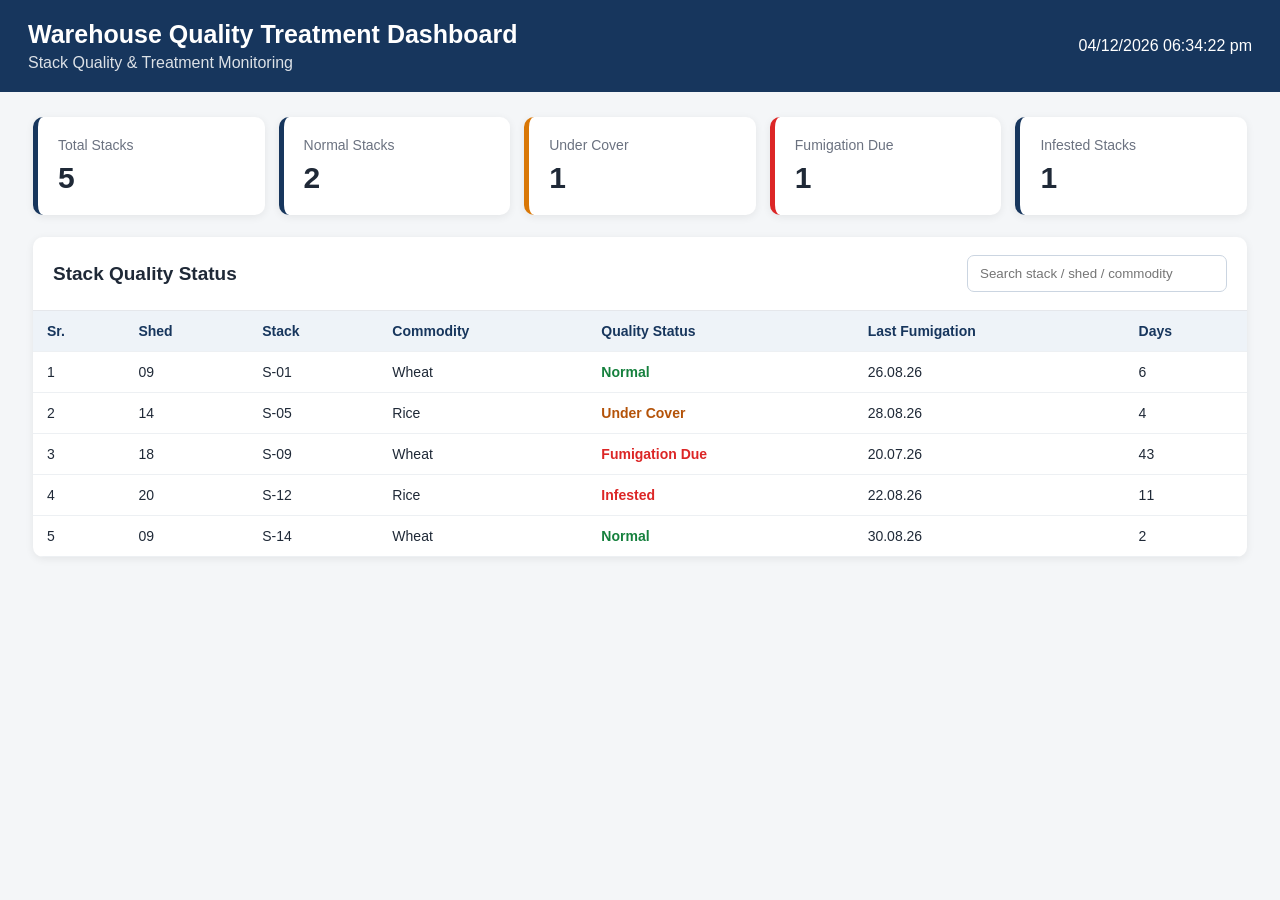
<file: index.html>
<!DOCTYPE html>
<html lang="en">
<head>
  <meta charset="UTF-8">
  <meta name="viewport" content="width=device-width, initial-scale=1.0">
  <title>Warehouse Quality Treatment Dashboard</title>
  <link rel="stylesheet" href="style.css">
</head>
<body>
  <header>
    <div>
      <h1>Warehouse Quality Treatment Dashboard</h1>
      <p>Stack Quality & Treatment Monitoring</p>
    </div>
    <div id="dateTime"></div>
  </header>

  <main>
    <section class="cards">
      <div class="card"><span>Total Stacks</span><strong id="totalStacks">0</strong></div>
      <div class="card"><span>Normal Stacks</span><strong id="normalStacks">0</strong></div>
      <div class="card warning"><span>Under Cover</span><strong id="underCover">0</strong></div>
      <div class="card danger"><span>Fumigation Due</span><strong id="fumigationDue">0</strong></div>
      <div class="card"><span>Infested Stacks</span><strong id="infestedStacks">0</strong></div>
    </section>

    <section class="panel">
      <div class="panel-head">
        <h2>Stack Quality Status</h2>
        <input id="search" type="search" placeholder="Search stack / shed / commodity">
      </div>
      <div class="table-wrap">
        <table>
          <thead>
            <tr>
              <th>Sr.</th><th>Shed</th><th>Stack</th><th>Commodity</th>
              <th>Quality Status</th><th>Last Fumigation</th><th>Days</th>
            </tr>
          </thead>
          <tbody id="stackTable"></tbody>
        </table>
      </div>
    </section>
  </main>

  <script src="script.js"></script>
</body>
</html>
</file>
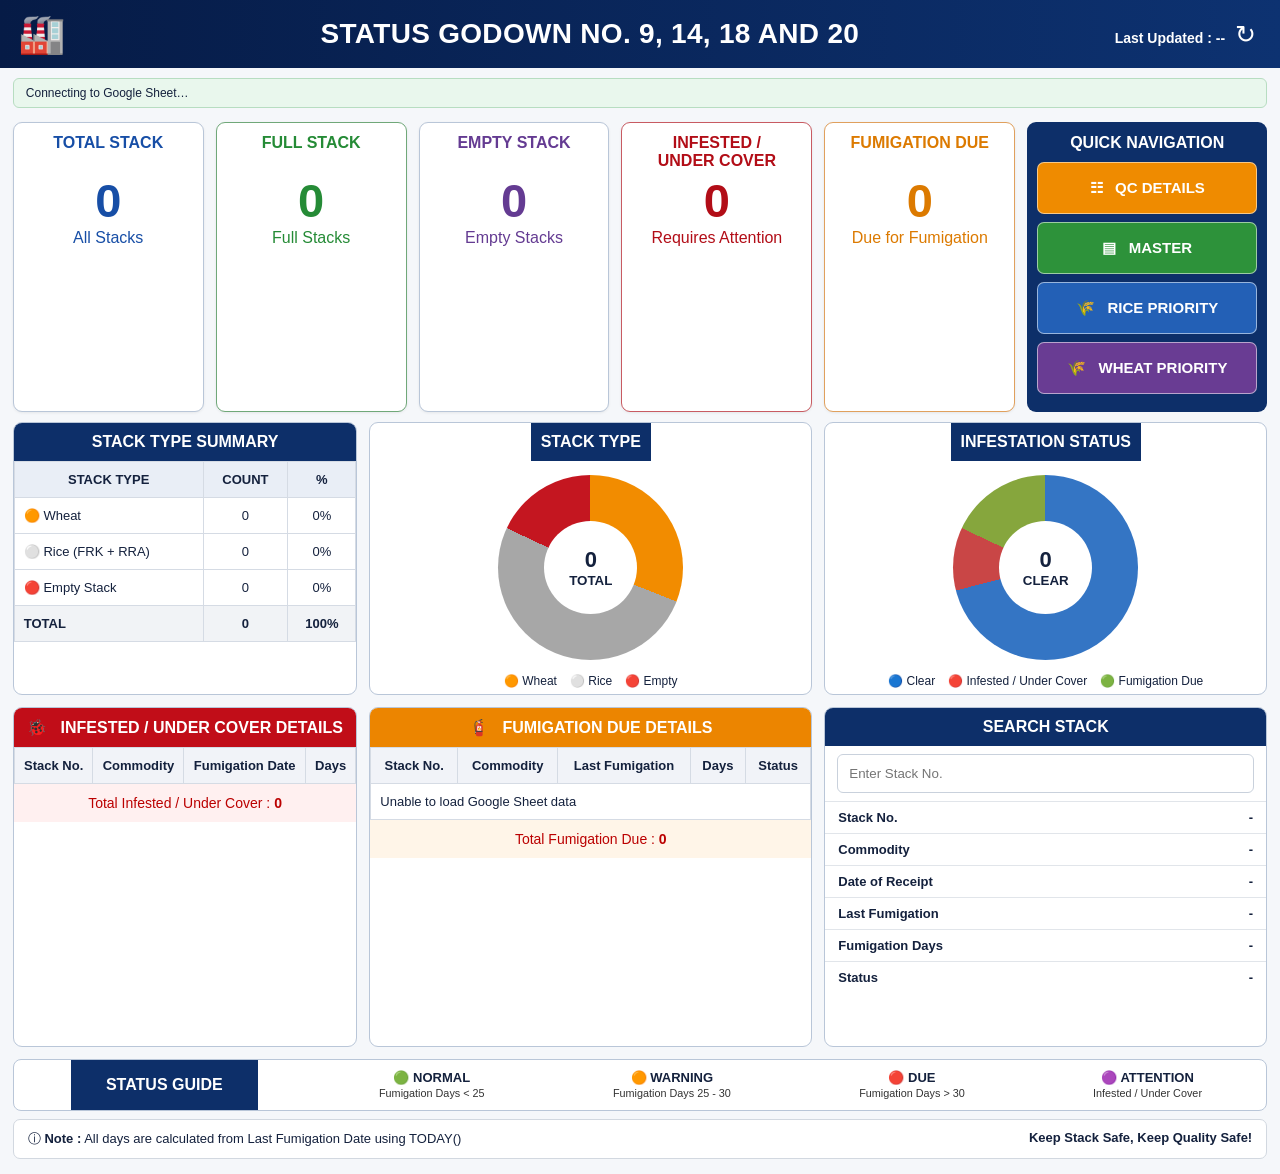
<file: Fumigation_Due_Last_Fumigation_30Days_FIXED.html>
<!doctype html>
<html lang="en">
<head>
<meta charset="utf-8">
<meta name="viewport" content="width=device-width,initial-scale=1">
<title>Status Godown No. 9, 14, 18 and 20</title>
<style>
*{box-sizing:border-box}body{margin:0;background:#f5f7fa;color:#14213d;font-family:Arial,Helvetica,sans-serif}.topbar{height:68px;background:linear-gradient(90deg,#061b46,#0d3271);color:#fff;display:flex;align-items:center;padding:8px 18px;gap:18px}.logo{font-size:38px}.headtitle{font-weight:800;font-size:28px;flex:1;text-align:center;letter-spacing:.3px}.updated{font-weight:700;font-size:14px;white-space:nowrap}.updated button{background:none;border:0;color:white;font-size:25px;cursor:pointer}.connection{margin:10px 1%;padding:7px 12px;background:#e9f7ed;border:1px solid #b7ddc1;border-radius:6px;font-size:12px}.connection.error{background:#ffe9e9;color:#a40000;border-color:#efaaaa}.top-grid{display:grid;grid-template-columns:repeat(5,1fr) 240px;gap:12px;padding:4px 1% 10px}.metric{background:white;border:1px solid #b9c6d8;border-radius:9px;text-align:center;padding:11px 6px;min-height:137px;box-shadow:0 1px 3px #0001}.metric .label{font-weight:800;font-size:16px;min-height:38px}.metric .big{font-size:47px;font-weight:800;line-height:1.05;margin:4px}.metric.blue{color:#174ea6}.metric.green{color:#258b36;border-color:#70a879}.metric.purple{color:#643b92}.metric.red{color:#b20d17;border-color:#c85b62}.metric.orange{color:#dc7a00;border-color:#e0a05d}.quick{background:#0d2f69;border-radius:9px;padding:10px;color:#fff}.quick h3{text-align:center;margin:2px 0 10px;font-size:16px}.q{display:block;color:white;text-decoration:none;font-weight:800;text-align:center;border-radius:7px;padding:16px 6px;margin:8px 0;border:1px solid #fff8;font-size:15px}.qc{background:#ef8b00}.master{background:#2d923a}.rice{background:#2360b6}.wheat{background:#693c93}.middle-grid,.details-grid{display:grid;grid-template-columns:1.05fr 1.35fr 1.35fr;gap:12px;padding:0 1% 12px}.panel,.detail,.searchbox{background:white;border:1px solid #b9c6d8;border-radius:9px;overflow:hidden;min-height:270px}.panel h2,.detail h2,.searchbox h2{margin:0;background:#0d2f69;color:#fff;padding:10px;text-align:center;font-size:16px}.summary table,.detail table{width:100%;border-collapse:collapse}.summary th,.summary td,.detail th,.detail td{padding:10px 9px;border:1px solid #d5dbe4;font-size:13px}.summary th{background:#e9eef6}.summary td:nth-child(2),.summary td:nth-child(3){text-align:center}.totalrow{font-weight:800;background:#f1f3f6}.donut{display:flex;flex-direction:column;align-items:center}.donut-chart{width:185px;height:185px;border-radius:50%;margin:14px 0 8px;background:conic-gradient(#f28c00 0 31%,#a7a7a7 31% 82%,#c41620 82% 100%);display:grid;place-items:center}.donut-chart>div{width:93px;height:93px;border-radius:50%;background:white;display:flex;flex-direction:column;align-items:center;justify-content:center}.donut-chart b{font-size:22px}.donut-chart small{font-weight:800}.statusdonut{background:conic-gradient(#3475c4 0 71%,#c94646 71% 82%,#86a63d 82% 100%)}.legend{display:flex;gap:13px;font-size:12px;flex-wrap:wrap;justify-content:center;padding:6px}.details-grid{align-items:stretch}.detail{min-height:340px}.redpanel h2{background:#c10d18}.orangepanel h2{background:#ec8500}.tablewrap{overflow:auto;max-height:260px}.detail th{background:#f1f3f8}.detail footer{text-align:center;padding:11px;background:#fff0f0;color:#b00;font-size:14px}.orangepanel footer{background:#fff5e8}.searchbox{padding-bottom:5px}.searchbox h2{margin-bottom:8px}.searchbox input{margin:0 12px 8px;width:calc(100% - 24px);padding:11px;border:1px solid #c9d1dc;border-radius:6px}.result{display:flex;justify-content:space-between;padding:8px 13px;border-top:1px solid #e1e5ea;font-size:13px}.result span{font-weight:700}.guide{margin:0 1% 8px;background:white;border:1px solid #b9c6d8;border-radius:8px;display:flex;align-items:center;justify-content:space-around;text-align:center;overflow:hidden}.guide>strong{background:#0d2f69;color:white;padding:16px 35px}.guide span{font-weight:800;font-size:13px;padding:7px}.guide small{font-weight:400;color:#333}.note{margin:0 1% 15px;padding:10px 14px;font-size:13px;background:white;border:1px solid #d2d8e0;border-radius:7px}.note b:last-child{float:right}@media(max-width:1100px){.top-grid{grid-template-columns:repeat(3,1fr)}.quick{grid-column:span 3}.middle-grid,.details-grid{grid-template-columns:1fr 1fr}.searchbox{grid-column:span 2}}@media(max-width:650px){.headtitle{font-size:17px}.updated{font-size:11px}.topbar{height:auto}.top-grid,.middle-grid,.details-grid{grid-template-columns:1fr}.quick,.searchbox{grid-column:auto}.guide{flex-wrap:wrap}.guide>strong{width:100%}.note b:last-child{float:none;display:block;margin-top:8px}}
</style>
</head>
<body>
<header class="topbar">
  <div class="logo">🏭</div>
  <div class="headtitle">STATUS GODOWN NO. 9, 14, 18 AND 20</div>
  <div class="updated">Last Updated : <span id="updated">--</span> <button onclick="loadData()" title="Refresh">↻</button></div>
</header>

<main>
  <div id="connection" class="connection">Connecting to Google Sheet…</div>

  <section class="top-grid">
    <div class="metric blue"><div class="label">TOTAL STACK</div><div class="big" id="total">0</div><div>All Stacks</div></div>
    <div class="metric green"><div class="label">FULL STACK</div><div class="big" id="full">0</div><div>Full Stacks</div></div>
    <div class="metric purple"><div class="label">EMPTY STACK</div><div class="big" id="empty">0</div><div>Empty Stacks</div></div>
    <div class="metric red"><div class="label">INFESTED /<br>UNDER COVER</div><div class="big" id="attention">0</div><div>Requires Attention</div></div>
    <div class="metric orange"><div class="label">FUMIGATION DUE</div><div class="big" id="fumDue">0</div><div>Due for Fumigation</div></div>

    <aside class="quick">
      <h3>QUICK NAVIGATION</h3>
      <a id="qcLink" target="_blank" class="q qc">☷ &nbsp; QC DETAILS</a>
      <a id="masterLink" target="_blank" class="q master">▤ &nbsp; MASTER</a>
      <a id="riceLink" target="_blank" class="q rice">🌾 &nbsp; RICE PRIORITY</a>
      <a id="wheatLink" target="_blank" class="q wheat">🌾 &nbsp; WHEAT PRIORITY</a>
    </aside>
  </section>

  <section class="middle-grid">
    <div class="summary panel">
      <h2>STACK TYPE SUMMARY</h2>
      <table><thead><tr><th>STACK TYPE</th><th>COUNT</th><th>%</th></tr></thead>
      <tbody>
        <tr><td>🟠 Wheat</td><td id="wheatCount">0</td><td id="wheatPct">0%</td></tr>
        <tr><td>⚪ Rice (FRK + RRA)</td><td id="riceCount">0</td><td id="ricePct">0%</td></tr>
        <tr><td>🔴 Empty Stack</td><td id="emptyCount">0</td><td id="emptyPct">0%</td></tr>
        <tr class="totalrow"><td>TOTAL</td><td id="sumCount">0</td><td>100%</td></tr>
      </tbody></table>
    </div>

    <div class="donut panel"><h2>STACK TYPE</h2><div class="donut-chart" id="stackDonut"><div><b id="donutTotal">0</b><small>TOTAL</small></div></div><div class="legend"><span>🟠 Wheat</span><span>⚪ Rice</span><span>🔴 Empty</span></div></div>

    <div class="donut panel"><h2>INFESTATION STATUS</h2><div class="donut-chart statusdonut" id="statusDonut"><div><b id="clearCount">0</b><small>CLEAR</small></div></div><div class="legend"><span>🔵 Clear</span><span>🔴 Infested / Under Cover</span><span>🟢 Fumigation Due</span></div></div>
  </section>

  <section class="details-grid">
    <div class="detail redpanel">
      <h2>🐞 &nbsp; INFESTED / UNDER COVER DETAILS</h2>
      <div class="tablewrap"><table><thead><tr><th>Stack No.</th><th>Commodity</th><th>Fumigation Date</th><th>Days</th></tr></thead><tbody id="attentionBody"></tbody></table></div>
      <footer>Total Infested / Under Cover : <b id="attentionTotal">0</b></footer>
    </div>

    <div class="detail orangepanel">
      <h2>🧯 &nbsp; FUMIGATION DUE DETAILS</h2>
      <div class="tablewrap"><table><thead><tr><th>Stack No.</th><th>Commodity</th><th>Last Fumigation</th><th>Days</th><th>Status</th></tr></thead><tbody id="dueBody"></tbody></table></div>
      <footer>Total Fumigation Due : <b id="dueTotal">0</b></footer>
    </div>

    <aside class="searchbox">
      <h2>SEARCH STACK</h2>
      <input id="search" placeholder="Enter Stack No.">
      <div class="result"><b>Stack No.</b><span id="sStack">-</span></div>
      <div class="result"><b>Commodity</b><span id="sCommodity">-</span></div>
      <div class="result"><b>Date of Receipt</b><span id="sReceipt">-</span></div>
      <div class="result"><b>Last Fumigation</b><span id="sLast">-</span></div>
      <div class="result"><b>Fumigation Days</b><span id="sDays">-</span></div>
      <div class="result"><b>Status</b><span id="sStatus">-</span></div>
    </aside>
  </section>

  <section class="guide"><strong>STATUS GUIDE</strong><span>🟢 NORMAL<br><small>Fumigation Days &lt; 25</small></span><span>🟠 WARNING<br><small>Fumigation Days 25 - 30</small></span><span>🔴 DUE<br><small>Fumigation Days &gt; 30</small></span><span>🟣 ATTENTION<br><small>Infested / Under Cover</small></span></section>
  <div class="note">ⓘ <b>Note :</b> All days are calculated from Last Fumigation Date using TODAY() &nbsp;&nbsp;&nbsp; <b>Keep Stack Safe, Keep Quality Safe!</b></div>
</main>
<script>
const SHEET_ID="1igJ0rzEp3txMDdhjwjrMB5V9BkJcyjt74g1xWh3YSHo";
const MASTER_SHEET="Master Stock";
const QC_SHEET="QC Tracker";
const REFRESH_MS=30000;
const masterUrl=`https://docs.google.com/spreadsheets/d/${SHEET_ID}/edit`;
["masterLink","qcLink","riceLink","wheatLink"].forEach(id=>{const e=document.getElementById(id);if(e)e.href=masterUrl});
let data=[],dueData=[];
const n=x=>String(x??"").toLowerCase().replace(/[^a-z0-9]+/g," ").trim();
const norm=n;
function parseDate(v){
  if(v===null||v===undefined||String(v).trim()==="") return null;
  v=String(v).trim();
  let m=v.match(/^(\d{1,2})[.\/-](\d{1,2})[.\/-](\d{2,4})$/);
  if(m){let y=+m[3];if(y<100)y+=2000;const d=new Date(y,+m[2]-1,+m[1]);return isNaN(d)?null:d}
  m=v.match(/^(\d{4})[.\/-](\d{1,2})[.\/-](\d{1,2})/);
  if(m){const d=new Date(+m[1],+m[2]-1,+m[3]);return isNaN(d)?null:d}
  const d=new Date(v);return isNaN(d)?null:d;
}
function days(v){const d=parseDate(v);return d?Math.max(0,Math.floor((Date.now()-d.getTime())/86400000)):""}
function find(headers,names){const H=headers.map(norm);for(const name of names){const q=norm(name),i=H.indexOf(q);if(i>=0)return i}for(const name of names){const q=norm(name),i=H.findIndex(h=>h.includes(q)||q.includes(h));if(i>=0)return i}return -1}
function val(r,i){return i>=0?String(r[i]??"").trim():""}
function fetchSheet(sheet){return new Promise((resolve,reject)=>{
  const cb="sheetCB_"+Date.now()+"_"+Math.random().toString(36).slice(2);
  const s=document.createElement("script");let done=false;
  const clean=()=>{try{delete window[cb]}catch(e){window[cb]=undefined}s.remove()};
  const timer=setTimeout(()=>{if(!done){done=true;clean();reject(Error("Google Sheet request timed out"))}},15000);
  window[cb]=obj=>{if(done)return;done=true;clearTimeout(timer);clean();resolve(obj)};
  s.onerror=()=>{if(!done){done=true;clearTimeout(timer);clean();reject(Error("Google Sheet request failed"))}};
  const q=encodeURIComponent("select *");
  s.src=`https://docs.google.com/spreadsheets/d/${SHEET_ID}/gviz/tq?sheet=${encodeURIComponent(sheet)}&headers=1&tqx=out:json%3BresponseHandler:${cb}&tq=${q}&_=${Date.now()}`;
  document.head.appendChild(s);
})}
function records(j){
  const headers=(j.table?.cols||[]).map(c=>c.label||c.id||"");
  const rows=(j.table?.rows||[]).map(x=>(x.c||[]).map(c=>c?(c.f??c.v??""):""));
  return {headers,rows};
}
function makeMaster(j){
  const {headers,rows}=records(j);
  const ix={shed:find(headers,["Shed No.","Shed"]),stack:find(headers,["Stack No.","Stack"]),comm:find(headers,["Commodity / Crop Year","Commodity","Crop Year"]),receipt:find(headers,["Receipt Date","RDate of receipt","Date of Receipt"]),status:find(headers,["Status","QC Status"]),fum:find(headers,["Fumigation Date","Fumigation"]),last:find(headers,["LAST FUMIGATION","Last Fumigation Date","Last Fumigation"]),remarks:find(headers,["QC Remarks","Remarks"]),cover:find(headers,["UnderCover_Flag","Under Cover","UnderCover"]),due:find(headers,["FumigationDue_>30D_Flag","Fumigation Due","FumigationDue","DegassingDue_Flag","Degassing Due"]),qty:find(headers,["Qty (MT)","Qty","Quantity"]),cat:find(headers,["Cat","Category"])};
  return rows.filter(r=>r.some(x=>String(x).trim()!=="")).map(r=>{
    const st=val(r,ix.status),rm=val(r,ix.remarks),cv=val(r,ix.cover);
    const cover=/under\s*cover|covered|yes|true|1/.test(norm(cv))||/under\s*cover/.test(norm(st));
    const inf=/infest/.test(norm(st))||/infest/.test(norm(rm));
    const empty=/empty/.test(norm(st))||/empty/.test(norm(rm));
    return {shed:val(r,ix.shed),stack:val(r,ix.stack),comm:val(r,ix.comm),receipt:val(r,ix.receipt),status:st,fum:val(r,ix.fum),last:val(r,ix.last),days:days(val(r,ix.last)),remarks:rm,cover,inf,empty,qty:val(r,ix.qty),cat:val(r,ix.cat)};
  });
}
function makeDue(j){
  const {headers,rows}=records(j);
  const ix={shed:find(headers,["Shed No.","Shed"]),stack:find(headers,["Stack No.","Stack"]),comm:find(headers,["Commodity / Crop Year","Commodity","Crop Year"]),last:find(headers,["LAST FUMIGATION","Last Fumigation Date","Last Fumigation"]),period:find(headers,["Fumigation Period","Days Since Last Fumigation"])};
  return rows.filter(r=>r.some(x=>String(x).trim()!=="")).map(r=>{
    const last=val(r,ix.last);
    const dy=days(last);
    return {shed:val(r,ix.shed),stack:val(r,ix.stack),comm:val(r,ix.comm),last,days:dy};
  }).filter(x=>x.last!=="" && x.days!=="" && x.days>=30);
}
function esc(x){return String(x??"").replaceAll("&","&amp;").replaceAll("<","&lt;").replaceAll(">","&gt;")}
function pct(x,t){return t?((x/t)*100).toFixed(2)+"%":"0%"}
function render(){
  const total=data.length,empty=data.filter(x=>x.empty||(!x.comm&&!x.stack)).length;
  const wheat=data.filter(x=>/wheat/.test(n(x.comm))).length;
  const rice=data.filter(x=>/rice|frk|rra/.test(n(x.comm))&&!/wheat/.test(n(x.comm))).length;
  const att=data.filter(x=>x.inf||x.cover), due=dueData, full=Math.max(0,total-empty);
  const set=(id,v)=>{const e=document.getElementById(id);if(e)e.textContent=v};
  set("total",total);set("full",full);set("empty",empty);set("attention",att.length);set("fumDue",due.length);set("wheatCount",wheat);set("riceCount",rice);set("emptyCount",empty);set("wheatPct",pct(wheat,total));set("ricePct",pct(rice,total));set("emptyPct",pct(empty,total));set("sumCount",total);set("donutTotal",total);set("clearCount",Math.max(0,total-att.length-due.length));set("attentionTotal",att.length);set("dueTotal",due.length);set("updated",new Date().toLocaleString());
  const ab=document.getElementById("attentionBody"),db=document.getElementById("dueBody");
  if(ab)ab.innerHTML=att.length?att.map(x=>`<tr><td>${esc(x.stack)}</td><td>${esc(x.comm)}</td><td>${esc(x.fum)}</td><td>${esc(x.days)}</td></tr>`).join(""):`<tr><td colspan="4">No stacks found</td></tr>`;
  if(db)db.innerHTML=due.length?due.map(x=>`<tr><td>${esc(x.stack)}</td><td>${esc(x.comm)}</td><td>${esc(x.last)}</td><td>${esc(x.days)}</td><td><b>DUE (≥30 Days)</b></td></tr>`).join(""):`<tr><td colspan="5">No stacks found</td></tr>`;
}
async function loadData(){
  try{const [m,q]=await Promise.all([fetchSheet(MASTER_SHEET),fetchSheet(QC_SHEET)]);data=makeMaster(m);dueData=makeDue(q);render();}
  catch(e){console.error(e);const db=document.getElementById("dueBody");if(db)db.innerHTML=`<tr><td colspan="5">Unable to load Google Sheet data</td></tr>`;}
}
const search=document.getElementById("search");
if(search)search.addEventListener("input",function(){const q=n(this.value),x=data.find(r=>n(r.stack)===q||n(r.stack).includes(q))||dueData.find(r=>n(r.stack)===q||n(r.stack).includes(q));["sStack","sCommodity","sReceipt","sLast","sDays","sStatus"].forEach((id,i)=>{const e=document.getElementById(id);if(e)e.textContent=x?[x.stack,x.comm,x.receipt||"",x.last,x.days,x.status||""][i]||"-":"-"})});
loadData();setInterval(loadData,REFRESH_MS);
</script>
</body>
</html>
</file>
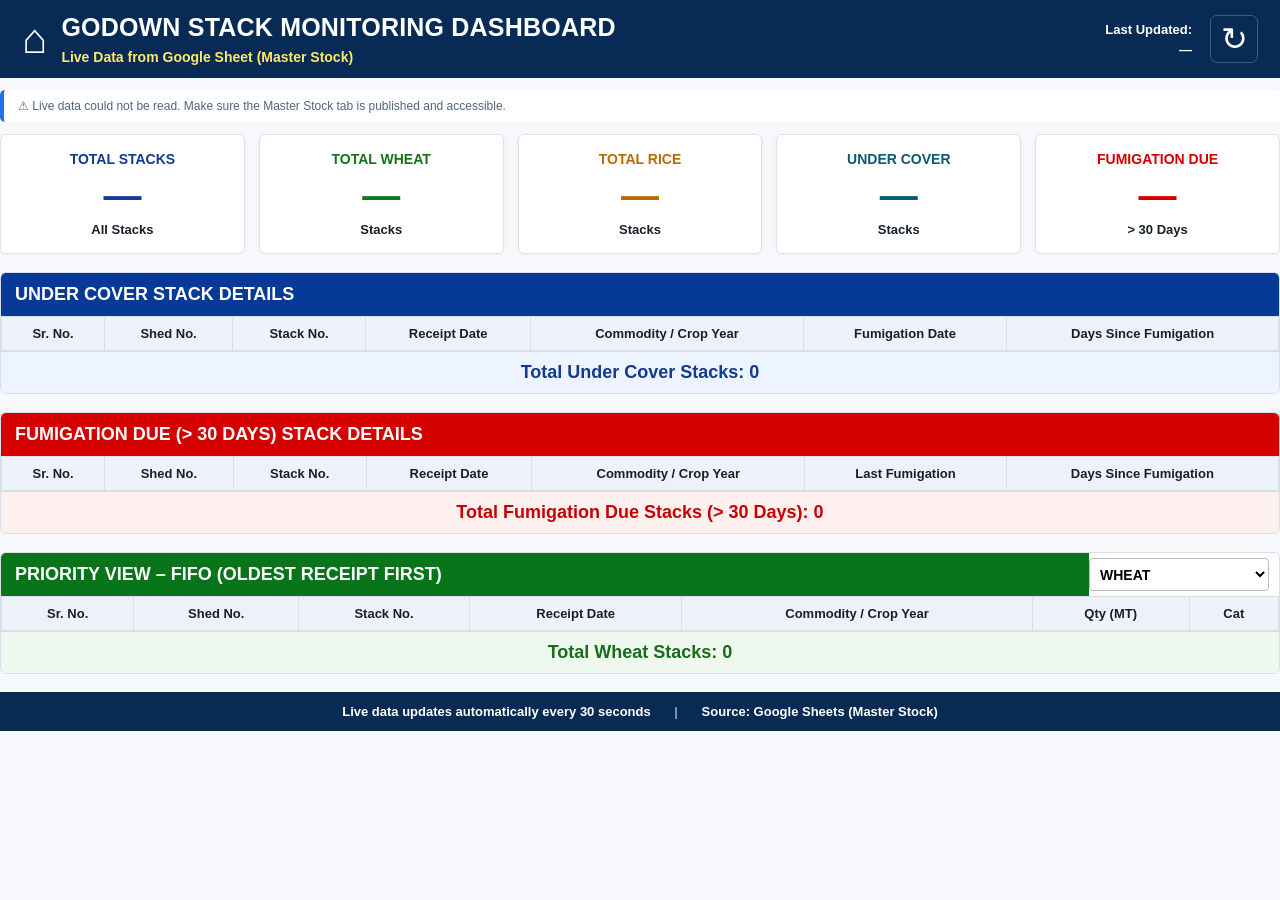
<file: index_fixed.html>
<!doctype html>
<html lang="en">
<head>
<meta charset="utf-8"><meta name="viewport" content="width=device-width,initial-scale=1">
<title>Godown Stack Monitoring Dashboard</title>
<style>
*{box-sizing:border-box}body{margin:0;font-family:Arial,Helvetica,sans-serif;background:#f6f8fb;color:#17202a}.topbar{background:#082b55;color:#fff;min-height:78px;padding:13px 22px;display:flex;align-items:center;justify-content:space-between;gap:18px}.brand{display:flex;align-items:center;gap:14px}.brand-icon{font-size:42px;line-height:1}.topbar h1{margin:0;font-size:25px;letter-spacing:.2px}.subtitle{margin-top:7px;color:#ffe86b;font-weight:700;font-size:14px}.head-right{display:flex;align-items:center;gap:18px;text-align:right;font-size:13px}.head-right span{display:block;margin-top:5px;font-weight:700}.refresh{width:48px;height:48px;border:1px solid #2f6190;border-radius:7px;background:transparent;color:#fff;font-size:32px;cursor:pointer}.status{max-width:1500px;margin:12px auto 0;padding:9px 14px;background:#fff;border-left:4px solid #1a73e8;border-radius:5px;color:#52657d;font-size:12px}.cards{max-width:1500px;margin:12px auto 18px;display:grid;grid-template-columns:repeat(5,1fr);gap:14px}.card{background:#fff;border:1px solid #dbe3ec;border-radius:6px;padding:16px;text-align:center;box-shadow:0 1px 4px #0000000b}.card .label{font-weight:800;font-size:14px}.card .value{font-size:38px;font-weight:800;margin:8px 0 4px}.card>div:last-child{font-weight:700;font-size:13px}.blue .label{color:#123a91}.blue .value{color:#123a91}.green .label,.green .value{color:#15731c}.orange .label,.orange .value{color:#b86b00}.teal .label,.teal .value{color:#0b5a70}.red .label,.red .value{color:#d40000}.panel{max-width:1500px;margin:0 auto 18px;background:#fff;border-radius:6px;border:1px solid #d7e0ea;overflow:hidden}.section-title{color:#fff;font-size:18px;font-weight:800;padding:11px 14px}.blue-title{background:#073a96}.red-title{background:#d50000}.green-title{background:#08751a}.section-head{display:flex;align-items:stretch}.section-head .section-title{flex:1}.section-head select{margin:5px 10px 5px 0;min-width:180px;font-size:14px;font-weight:800;border:1px solid #bbb;border-radius:4px;padding:6px;background:#fff}.table-wrap{overflow:auto}.table-wrap table{width:100%;border-collapse:collapse;min-width:820px;font-size:13px}.table-wrap th{background:#edf2f8;padding:9px 10px;border:1px solid #d7dfe8;font-weight:800;white-space:nowrap}.table-wrap td{padding:9px 10px;border:1px solid #e0e5eb;text-align:center;white-space:nowrap}.table-wrap tbody tr:nth-child(even){background:#fafcff}.table-wrap tbody tr:hover{background:#eef5ff}.total-line{text-align:center;padding:10px;font-size:18px;font-weight:700;border-top:1px solid #d5deea}.blue-total{background:#eef4ff;color:#123a91}.red-total{background:#fff0f0;color:#c60000}.green-total{background:#eff8ef;color:#176d1d}.empty{padding:22px!important;color:#7b8794}.danger{color:#c40000;font-weight:800}.ok{color:#15731c;font-weight:800}footer{background:#082b55;color:#fff;text-align:center;padding:12px;font-weight:700;font-size:13px}footer span{margin:0 20px;color:#8ea6c1}@media(max-width:1000px){.cards{grid-template-columns:repeat(2,1fr);padding:0 10px}.topbar{align-items:flex-start}.head-right{font-size:11px}.topbar h1{font-size:18px}.status,.panel{margin-left:10px;margin-right:10px}}@media(max-width:560px){.cards{grid-template-columns:1fr 1fr;gap:8px}.card{padding:11px 5px}.card .value{font-size:29px}.topbar{padding:12px}.brand-icon{font-size:30px}.subtitle{font-size:11px}.section-title{font-size:14px}.section-head select{min-width:120px}.head-right{display:none}}

</style>
</head>
<body>
<header class="topbar">
  <div class="brand"><div class="brand-icon">⌂</div><div><h1>GODOWN STACK MONITORING DASHBOARD</h1><div class="subtitle">Live Data from Google Sheet (Master Stock)</div></div></div>
  <div class="head-right"><div><b>Last Updated:</b><span id="updated">—</span></div><button class="refresh" onclick="loadData()" title="Refresh">↻</button></div>
</header>
<main>
  <div id="status" class="status">Connecting to Google Sheet…</div>
  <div class="cards">
    <div class="card blue"><div class="label">TOTAL STACKS</div><div class="value" id="total">—</div><div>All Stacks</div></div>
    <div class="card green"><div class="label">TOTAL WHEAT</div><div class="value" id="wheat">—</div><div>Stacks</div></div>
    <div class="card orange"><div class="label">TOTAL RICE</div><div class="value" id="rice">—</div><div>Stacks</div></div>
    <div class="card teal"><div class="label">UNDER COVER</div><div class="value" id="underCount">—</div><div>Stacks</div></div>
    <div class="card red"><div class="label">FUMIGATION DUE</div><div class="value" id="fumCount">—</div><div>&gt; 30 Days</div></div>
  </div>

  <section class="panel under-panel">
    <div class="section-title blue-title">UNDER COVER STACK DETAILS</div>
    <div class="table-wrap"><table><thead><tr><th>Sr. No.</th><th>Shed No.</th><th>Stack No.</th><th>Receipt Date</th><th>Commodity / Crop Year</th><th>Fumigation Date</th><th>Days Since Fumigation</th></tr></thead><tbody id="underBody"></tbody></table></div>
    <div class="total-line blue-total">Total Under Cover Stacks: <b id="underTotal">0</b></div>
  </section>

  <section class="panel fum-panel">
    <div class="section-title red-title">FUMIGATION DUE (&gt; 30 DAYS) STACK DETAILS</div>
    <div class="table-wrap"><table><thead><tr><th>Sr. No.</th><th>Shed No.</th><th>Stack No.</th><th>Receipt Date</th><th>Commodity / Crop Year</th><th>Last Fumigation</th><th>Days Since Fumigation</th></tr></thead><tbody id="fumBody"></tbody></table></div>
    <div class="total-line red-total">Total Fumigation Due Stacks (&gt; 30 Days): <b id="fumTotal">0</b></div>
  </section>

  <section class="panel priority-panel">
    <div class="section-head"><div class="section-title green-title">PRIORITY VIEW – FIFO (OLDEST RECEIPT FIRST)</div><select id="priorityFilter" onchange="renderPriority()"><option value="wheat">WHEAT</option><option value="rice">RICE / FRK RRA</option><option value="all">ALL</option></select></div>
    <div class="table-wrap"><table><thead><tr><th>Sr. No.</th><th>Shed No.</th><th>Stack No.</th><th>Receipt Date</th><th>Commodity / Crop Year</th><th>Qty (MT)</th><th>Cat</th></tr></thead><tbody id="priorityBody"></tbody></table></div>
    <div class="total-line green-total" id="priorityTotal">Total Wheat Stacks: <b>0</b></div>
  </section>
</main>
<footer>Live data updates automatically every 30 seconds <span>|</span> Source: Google Sheets (Master Stock)</footer>
<script>
const SHEET_ID='1igJ0rzEp3txMDdhjwjrMB5V9BkJcyjt74g1xWh3YSHo';
const SHEET_NAME='Master Stock';
let rows=[];
const $=id=>document.getElementById(id);
function esc(x){return String(x??'').replace(/[&<>"']/g,m=>({'&':'&amp;','<':'&lt;','>':'&gt;','"':'&quot;',"'":'&#39;'}[m]))}
function val(r,...names){for(const n of names){if(r[n]!==undefined&&r[n]!==null&&String(r[n]).trim()!=='')return String(r[n]).trim()}return ''}
function num(x){const n=parseFloat(String(x??'').replace(/,/g,''));return Number.isFinite(n)?n:0}
function isTrue(x){return /^(true|yes|y|1|under\s*cover|due|required|yes\s*\(?.*\)?)$/i.test(String(x).trim())}
function commodity(r){return val(r,'Commodity / Crop Year','Commodity/Crop Year','Commodity','Crop Year')}
function isRice(r){return /rice|frk|rra/i.test(commodity(r))}
function receipt(r){return val(r,'Receipt Date','RDate of Receipt','RDate')}
function parseDate(s){
  if(s===null||s===undefined||String(s).trim()==='')return null;
  if(s instanceof Date&&!isNaN(s))return s;
  let x=String(s).trim();
  // Google Visualization can return dates as Date(2026,7,15)
  let gm=x.match(/^Date\((\d{4})\s*,\s*(\d{1,2})\s*,\s*(\d{1,2})/i);
  if(gm)return new Date(+gm[1],+gm[2],+gm[3]);
  // dd.mm.yy / dd-mm-yyyy / dd/mm/yyyy
  let m=x.match(/^(\d{1,2})[.\/-](\d{1,2})[.\/-](\d{2,4})$/);
  if(m){let y=+m[3];if(y<100)y+=2000;return new Date(y,+m[2]-1,+m[1])}
  // yyyy-mm-dd / yyyy/mm/dd
  let ymd=x.match(/^(\d{4})[\/-](\d{1,2})[\/-](\d{1,2})/);
  if(ymd)return new Date(+ymd[1],+ymd[2]-1,+ymd[3]);
  let d=new Date(x);return isNaN(d)?null:d;
}
function dateKey(s){const d=parseDate(s);return d?d.getTime():Infinity}
function daysSince(s){const d=parseDate(s);if(!d)return '';const now=new Date();const a=new Date(d.getFullYear(),d.getMonth(),d.getDate());const b=new Date(now.getFullYear(),now.getMonth(),now.getDate());return Math.max(0,Math.floor((b-a)/86400000))}
function fumDate(r){return val(r,'Fumigation Date','FumigationDate','Fumigation Date ')}
function lastFum(r){return val(r,'LAST FUMIGATION','Last Fumigation','Last Fumigation Date') || fumDate(r)}
function fumigationBaseDate(r){
  // If a last/current fumigation date exists, count from it.
  // If no fumigation has ever been entered, count from receipt date.
  return lastFum(r) || receipt(r);
}
function fumigationDays(r){return daysSince(fumigationBaseDate(r));}
function isFumigationDue(r){
  const flag=val(r,'FumigationDue_>30D_Flag','Fumigation Due','FumigationDue','Fumigation Due Flag');
  if(isTrue(flag) || /due|required|30\s*days?/i.test(String(flag))) return true;
  const d=parseDate(fumigationBaseDate(r));
  if(!d) return false;
  return fumigationDays(r)>=30;
}
function rowEmpty(cols){return `<tr><td colspan="${cols}" class="empty">No matching stack found.</td></tr>`}
async function loadData(){
  $('status').textContent='Connecting to Google Sheet…';
  try{
    const u=`https://docs.google.com/spreadsheets/d/${SHEET_ID}/gviz/tq?tqx=out:json&sheet=${encodeURIComponent(SHEET_NAME)}`;
    const t=await fetch(u,{cache:'no-store'}).then(r=>{if(!r.ok)throw Error('HTTP '+r.status);return r.text()});
    const m=t.match(/google\.visualization\.Query\.setResponse\((.*)\);?$/s);if(!m)throw Error('Invalid Google response');
    const j=JSON.parse(m[1]);const cols=j.table.cols.map(c=>(c.label||'').trim());
    rows=j.table.rows.map(rr=>{const o={};cols.forEach((c,i)=>o[c]=rr.c[i]?((rr.c[i].f??rr.c[i].v)??''):'');return o})
      .filter(r=>val(r,'Stack No.','Stack No') && num(val(r,'Qty (MT)','Qty','Quantity'))>0);
    $('status').textContent=`✓ Live data connected • ${rows.length} active stacks`;
    $('updated').textContent=new Date().toLocaleString('en-IN',{dateStyle:'short',timeStyle:'medium'});
    renderAll();
  }catch(e){console.error(e);$('status').textContent='⚠ Live data could not be read. Make sure the Master Stock tab is published and accessible.';}
}
function renderAll(){
  const under=rows.filter(r=>isTrue(val(r,'UnderCover_Flag','Under Cover','UnderCover')));
  const fum=rows.filter(isFumigationDue);
  $('total').textContent=rows.length;$('wheat').textContent=rows.filter(r=>!isRice(r)).length;$('rice').textContent=rows.filter(isRice).length;
  $('underCount').textContent=under.length;$('fumCount').textContent=fum.length;$('underTotal').textContent=under.length;$('fumTotal').textContent=fum.length;
  renderUnder(under);renderFum(fum);renderPriority();
}
function renderUnder(a=rows.filter(r=>isTrue(val(r,'UnderCover_Flag','Under Cover','UnderCover')))){
  $('underBody').innerHTML=a.length?a.map((r,i)=>`<tr><td>${esc(i+1)}</td><td>${esc(val(r,'Shed No.','Shed No'))}</td><td><b>${esc(val(r,'Stack No.','Stack No'))}</b></td><td>${esc(receipt(r))}</td><td>${esc(commodity(r))}</td><td>${esc(fumDate(r))}</td><td>${daysSince(fumDate(r))}</td></tr>`).join(''):rowEmpty(7);
}
function renderFum(a=rows.filter(isFumigationDue)){
  $('fumBody').innerHTML=a.length?a.map((r,i)=>`<tr><td>${esc(i+1)}</td><td>${esc(val(r,'Shed No.','Shed No'))}</td><td><b>${esc(val(r,'Stack No.','Stack No'))}</b></td><td>${esc(receipt(r))}</td><td>${esc(commodity(r))}</td><td>${esc(lastFum(r) || receipt(r))}</td><td class="danger">${fumigationDays(r)}</td></tr>`).join(''):rowEmpty(7);
}
function renderPriority(){
  const filter=$('priorityFilter').value;let a=rows.slice().sort((x,y)=>dateKey(receipt(x))-dateKey(receipt(y)));
  if(filter==='wheat')a=a.filter(r=>!isRice(r));if(filter==='rice')a=a.filter(isRice);
  $('priorityBody').innerHTML=a.length?a.map((r,i)=>`<tr><td>${i+1}</td><td>${esc(val(r,'Shed No.','Shed No'))}</td><td><b>${esc(val(r,'Stack No.','Stack No'))}</b></td><td>${esc(receipt(r))}</td><td>${esc(commodity(r))}</td><td>${esc(val(r,'Qty (MT)','Qty','Quantity'))}</td><td>${esc(val(r,'Cat','Category'))}</td></tr>`).join(''):rowEmpty(7);
  const name=filter==='rice'?'Rice / FRK RRA':filter==='all'?'All':'Wheat';$('priorityTotal').innerHTML=`Total ${name} Stacks: <b>${a.length}</b>`;
}
loadData();setInterval(loadData,30000);

</script>
</body></html>
</file>
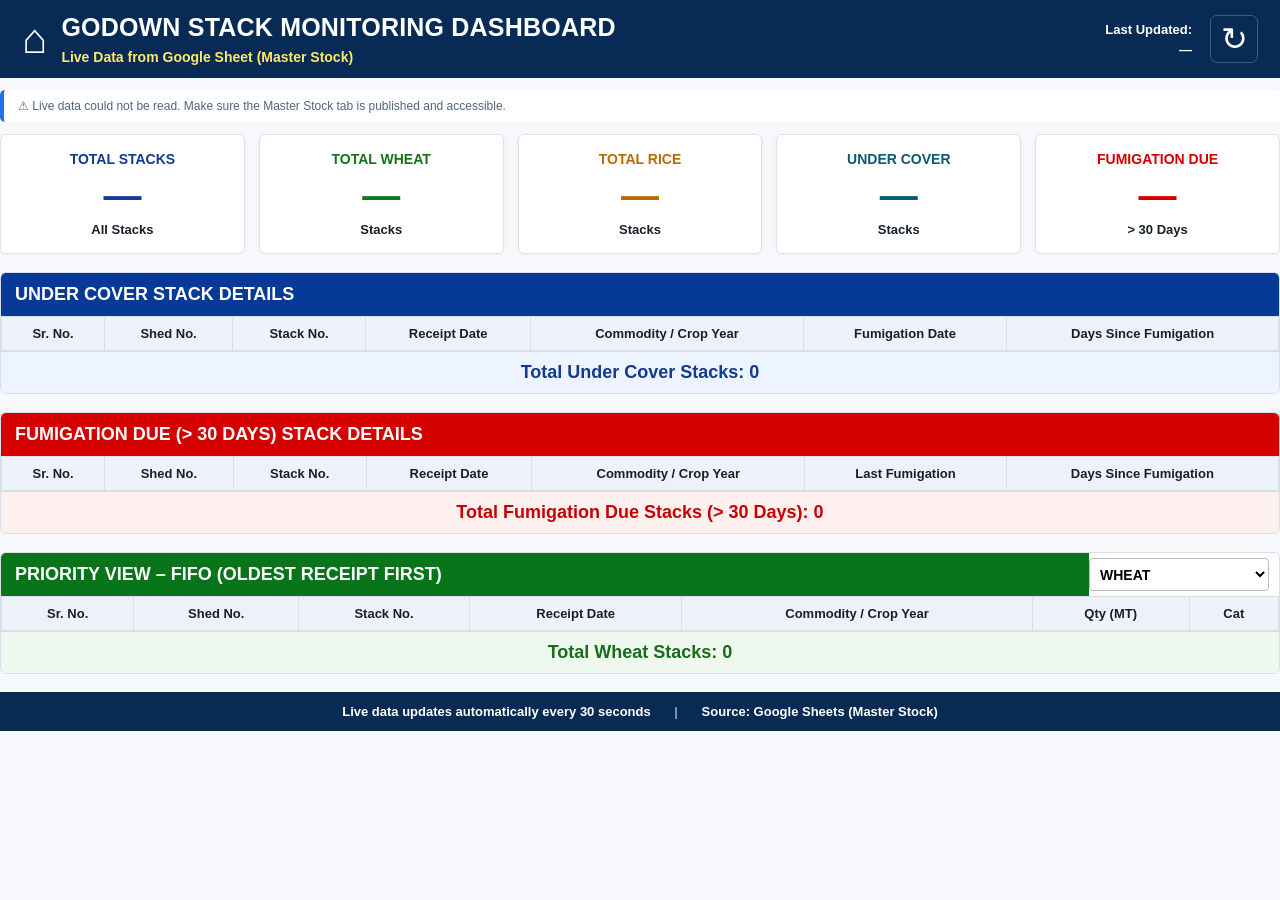
<file: Warehouse_QC_FINAL_SINGLE_LIVE.html>
<!doctype html>
<html lang="en">
<head>
<meta charset="utf-8"><meta name="viewport" content="width=device-width,initial-scale=1">
<title>Godown Stack Monitoring Dashboard</title>
<style>
*{box-sizing:border-box}body{margin:0;font-family:Arial,Helvetica,sans-serif;background:#f6f8fb;color:#17202a}.topbar{background:#082b55;color:#fff;min-height:78px;padding:13px 22px;display:flex;align-items:center;justify-content:space-between;gap:18px}.brand{display:flex;align-items:center;gap:14px}.brand-icon{font-size:42px;line-height:1}.topbar h1{margin:0;font-size:25px;letter-spacing:.2px}.subtitle{margin-top:7px;color:#ffe86b;font-weight:700;font-size:14px}.head-right{display:flex;align-items:center;gap:18px;text-align:right;font-size:13px}.head-right span{display:block;margin-top:5px;font-weight:700}.refresh{width:48px;height:48px;border:1px solid #2f6190;border-radius:7px;background:transparent;color:#fff;font-size:32px;cursor:pointer}.status{max-width:1500px;margin:12px auto 0;padding:9px 14px;background:#fff;border-left:4px solid #1a73e8;border-radius:5px;color:#52657d;font-size:12px}.cards{max-width:1500px;margin:12px auto 18px;display:grid;grid-template-columns:repeat(5,1fr);gap:14px}.card{background:#fff;border:1px solid #dbe3ec;border-radius:6px;padding:16px;text-align:center;box-shadow:0 1px 4px #0000000b}.card .label{font-weight:800;font-size:14px}.card .value{font-size:38px;font-weight:800;margin:8px 0 4px}.card>div:last-child{font-weight:700;font-size:13px}.blue .label{color:#123a91}.blue .value{color:#123a91}.green .label,.green .value{color:#15731c}.orange .label,.orange .value{color:#b86b00}.teal .label,.teal .value{color:#0b5a70}.red .label,.red .value{color:#d40000}.panel{max-width:1500px;margin:0 auto 18px;background:#fff;border-radius:6px;border:1px solid #d7e0ea;overflow:hidden}.section-title{color:#fff;font-size:18px;font-weight:800;padding:11px 14px}.blue-title{background:#073a96}.red-title{background:#d50000}.green-title{background:#08751a}.section-head{display:flex;align-items:stretch}.section-head .section-title{flex:1}.section-head select{margin:5px 10px 5px 0;min-width:180px;font-size:14px;font-weight:800;border:1px solid #bbb;border-radius:4px;padding:6px;background:#fff}.table-wrap{overflow:auto}.table-wrap table{width:100%;border-collapse:collapse;min-width:820px;font-size:13px}.table-wrap th{background:#edf2f8;padding:9px 10px;border:1px solid #d7dfe8;font-weight:800;white-space:nowrap}.table-wrap td{padding:9px 10px;border:1px solid #e0e5eb;text-align:center;white-space:nowrap}.table-wrap tbody tr:nth-child(even){background:#fafcff}.table-wrap tbody tr:hover{background:#eef5ff}.total-line{text-align:center;padding:10px;font-size:18px;font-weight:700;border-top:1px solid #d5deea}.blue-total{background:#eef4ff;color:#123a91}.red-total{background:#fff0f0;color:#c60000}.green-total{background:#eff8ef;color:#176d1d}.empty{padding:22px!important;color:#7b8794}.danger{color:#c40000;font-weight:800}.ok{color:#15731c;font-weight:800}footer{background:#082b55;color:#fff;text-align:center;padding:12px;font-weight:700;font-size:13px}footer span{margin:0 20px;color:#8ea6c1}@media(max-width:1000px){.cards{grid-template-columns:repeat(2,1fr);padding:0 10px}.topbar{align-items:flex-start}.head-right{font-size:11px}.topbar h1{font-size:18px}.status,.panel{margin-left:10px;margin-right:10px}}@media(max-width:560px){.cards{grid-template-columns:1fr 1fr;gap:8px}.card{padding:11px 5px}.card .value{font-size:29px}.topbar{padding:12px}.brand-icon{font-size:30px}.subtitle{font-size:11px}.section-title{font-size:14px}.section-head select{min-width:120px}.head-right{display:none}}

</style>
</head>
<body>
<header class="topbar">
  <div class="brand"><div class="brand-icon">⌂</div><div><h1>GODOWN STACK MONITORING DASHBOARD</h1><div class="subtitle">Live Data from Google Sheet (Master Stock)</div></div></div>
  <div class="head-right"><div><b>Last Updated:</b><span id="updated">—</span></div><button class="refresh" onclick="loadData()" title="Refresh">↻</button></div>
</header>
<main>
  <div id="status" class="status">Connecting to Google Sheet…</div>
  <div class="cards">
    <div class="card blue"><div class="label">TOTAL STACKS</div><div class="value" id="total">—</div><div>All Stacks</div></div>
    <div class="card green"><div class="label">TOTAL WHEAT</div><div class="value" id="wheat">—</div><div>Stacks</div></div>
    <div class="card orange"><div class="label">TOTAL RICE</div><div class="value" id="rice">—</div><div>Stacks</div></div>
    <div class="card teal"><div class="label">UNDER COVER</div><div class="value" id="underCount">—</div><div>Stacks</div></div>
    <div class="card red"><div class="label">FUMIGATION DUE</div><div class="value" id="fumCount">—</div><div>&gt; 30 Days</div></div>
  </div>

  <section class="panel under-panel">
    <div class="section-title blue-title">UNDER COVER STACK DETAILS</div>
    <div class="table-wrap"><table><thead><tr><th>Sr. No.</th><th>Shed No.</th><th>Stack No.</th><th>Receipt Date</th><th>Commodity / Crop Year</th><th>Fumigation Date</th><th>Days Since Fumigation</th></tr></thead><tbody id="underBody"></tbody></table></div>
    <div class="total-line blue-total">Total Under Cover Stacks: <b id="underTotal">0</b></div>
  </section>

  <section class="panel fum-panel">
    <div class="section-title red-title">FUMIGATION DUE (&gt; 30 DAYS) STACK DETAILS</div>
    <div class="table-wrap"><table><thead><tr><th>Sr. No.</th><th>Shed No.</th><th>Stack No.</th><th>Receipt Date</th><th>Commodity / Crop Year</th><th>Last Fumigation</th><th>Days Since Fumigation</th></tr></thead><tbody id="fumBody"></tbody></table></div>
    <div class="total-line red-total">Total Fumigation Due Stacks (&gt; 30 Days): <b id="fumTotal">0</b></div>
  </section>

  <section class="panel priority-panel">
    <div class="section-head"><div class="section-title green-title">PRIORITY VIEW – FIFO (OLDEST RECEIPT FIRST)</div><select id="priorityFilter" onchange="renderPriority()"><option value="wheat">WHEAT</option><option value="rice">RICE / FRK RRA</option><option value="all">ALL</option></select></div>
    <div class="table-wrap"><table><thead><tr><th>Sr. No.</th><th>Shed No.</th><th>Stack No.</th><th>Receipt Date</th><th>Commodity / Crop Year</th><th>Qty (MT)</th><th>Cat</th></tr></thead><tbody id="priorityBody"></tbody></table></div>
    <div class="total-line green-total" id="priorityTotal">Total Wheat Stacks: <b>0</b></div>
  </section>
</main>
<footer>Live data updates automatically every 30 seconds <span>|</span> Source: Google Sheets (Master Stock)</footer>
<script>
const SHEET_ID='1igJ0rzEp3txMDdhjwjrMB5V9BkJcyjt74g1xWh3YSHo';
const SHEET_NAME='Master Stock';
let rows=[];
const $=id=>document.getElementById(id);
function esc(x){return String(x??'').replace(/[&<>"']/g,m=>({'&':'&amp;','<':'&lt;','>':'&gt;','"':'&quot;',"'":'&#39;'}[m]))}
function val(r,...names){for(const n of names){if(r[n]!==undefined&&r[n]!==null&&String(r[n]).trim()!=='')return String(r[n]).trim()}return ''}
function num(x){const n=parseFloat(String(x??'').replace(/,/g,''));return Number.isFinite(n)?n:0}
function isTrue(x){return /^(true|yes|y|1|under\s*cover|due|required|yes\s*\(?.*\)?)$/i.test(String(x).trim())}
function commodity(r){return val(r,'Commodity / Crop Year','Commodity/Crop Year','Commodity','Crop Year')}
function isRice(r){return /rice|frk|rra/i.test(commodity(r))}
function receipt(r){return val(r,'Receipt Date','RDate of Receipt','RDate')}
function parseDate(s){s=String(s||'').trim();if(!s)return null;let d=new Date(s);if(!isNaN(d))return d;let m=s.match(/^(\d{1,2})[.\/-](\d{1,2})[.\/-](\d{2,4})$/);if(m){let y=+m[3];if(y<100)y+=2000;return new Date(y,+m[2]-1,+m[1])}return null}
function dateKey(s){const d=parseDate(s);return d?d.getTime():Infinity}
function daysSince(s){const d=parseDate(s);if(!d)return '';const now=new Date();const a=new Date(d.getFullYear(),d.getMonth(),d.getDate());const b=new Date(now.getFullYear(),now.getMonth(),now.getDate());return Math.max(0,Math.floor((b-a)/86400000))}
function fumDate(r){return val(r,'Fumigation Date','FumigationDate','Fumigation Date ')}
function lastFum(r){return val(r,'LAST FUMIGATION','Last Fumigation','Last Fumigation Date') || fumDate(r)}
function rowEmpty(cols){return `<tr><td colspan="${cols}" class="empty">No matching stack found.</td></tr>`}
async function loadData(){
  $('status').textContent='Connecting to Google Sheet…';
  try{
    const u=`https://docs.google.com/spreadsheets/d/${SHEET_ID}/gviz/tq?tqx=out:json&sheet=${encodeURIComponent(SHEET_NAME)}`;
    const t=await fetch(u,{cache:'no-store'}).then(r=>{if(!r.ok)throw Error('HTTP '+r.status);return r.text()});
    const m=t.match(/google\.visualization\.Query\.setResponse\((.*)\);?$/s);if(!m)throw Error('Invalid Google response');
    const j=JSON.parse(m[1]);const cols=j.table.cols.map(c=>(c.label||'').trim());
    rows=j.table.rows.map(rr=>{const o={};cols.forEach((c,i)=>o[c]=rr.c[i]?((rr.c[i].f??rr.c[i].v)??''):'');return o})
      .filter(r=>val(r,'Stack No.','Stack No') && num(val(r,'Qty (MT)','Qty','Quantity'))>0);
    $('status').textContent=`✓ Live data connected • ${rows.length} active stacks`;
    $('updated').textContent=new Date().toLocaleString('en-IN',{dateStyle:'short',timeStyle:'medium'});
    renderAll();
  }catch(e){console.error(e);$('status').textContent='⚠ Live data could not be read. Make sure the Master Stock tab is published and accessible.';}
}
function renderAll(){
  const under=rows.filter(r=>isTrue(val(r,'UnderCover_Flag','Under Cover','UnderCover')));
  const fum=rows.filter(r=>isTrue(val(r,'FumigationDue_>30D_Flag','Fumigation Due','FumigationDue')));
  $('total').textContent=rows.length;$('wheat').textContent=rows.filter(r=>!isRice(r)).length;$('rice').textContent=rows.filter(isRice).length;
  $('underCount').textContent=under.length;$('fumCount').textContent=fum.length;$('underTotal').textContent=under.length;$('fumTotal').textContent=fum.length;
  renderUnder(under);renderFum(fum);renderPriority();
}
function renderUnder(a=rows.filter(r=>isTrue(val(r,'UnderCover_Flag','Under Cover','UnderCover')))){
  $('underBody').innerHTML=a.length?a.map((r,i)=>`<tr><td>${esc(i+1)}</td><td>${esc(val(r,'Shed No.','Shed No'))}</td><td><b>${esc(val(r,'Stack No.','Stack No'))}</b></td><td>${esc(receipt(r))}</td><td>${esc(commodity(r))}</td><td>${esc(fumDate(r))}</td><td>${daysSince(fumDate(r))}</td></tr>`).join(''):rowEmpty(7);
}
function renderFum(a=rows.filter(r=>isTrue(val(r,'FumigationDue_>30D_Flag','Fumigation Due','FumigationDue')))){
  $('fumBody').innerHTML=a.length?a.map((r,i)=>`<tr><td>${esc(i+1)}</td><td>${esc(val(r,'Shed No.','Shed No'))}</td><td><b>${esc(val(r,'Stack No.','Stack No'))}</b></td><td>${esc(receipt(r))}</td><td>${esc(commodity(r))}</td><td>${esc(lastFum(r))}</td><td class="danger">${daysSince(lastFum(r))}</td></tr>`).join(''):rowEmpty(7);
}
function renderPriority(){
  const filter=$('priorityFilter').value;let a=rows.slice().sort((x,y)=>dateKey(receipt(x))-dateKey(receipt(y)));
  if(filter==='wheat')a=a.filter(r=>!isRice(r));if(filter==='rice')a=a.filter(isRice);
  $('priorityBody').innerHTML=a.length?a.map((r,i)=>`<tr><td>${i+1}</td><td>${esc(val(r,'Shed No.','Shed No'))}</td><td><b>${esc(val(r,'Stack No.','Stack No'))}</b></td><td>${esc(receipt(r))}</td><td>${esc(commodity(r))}</td><td>${esc(val(r,'Qty (MT)','Qty','Quantity'))}</td><td>${esc(val(r,'Cat','Category'))}</td></tr>`).join(''):rowEmpty(7);
  const name=filter==='rice'?'Rice / FRK RRA':filter==='all'?'All':'Wheat';$('priorityTotal').innerHTML=`Total ${name} Stacks: <b>${a.length}</b>`;
}
loadData();setInterval(loadData,30000);

</script>
</body></html>
</file>
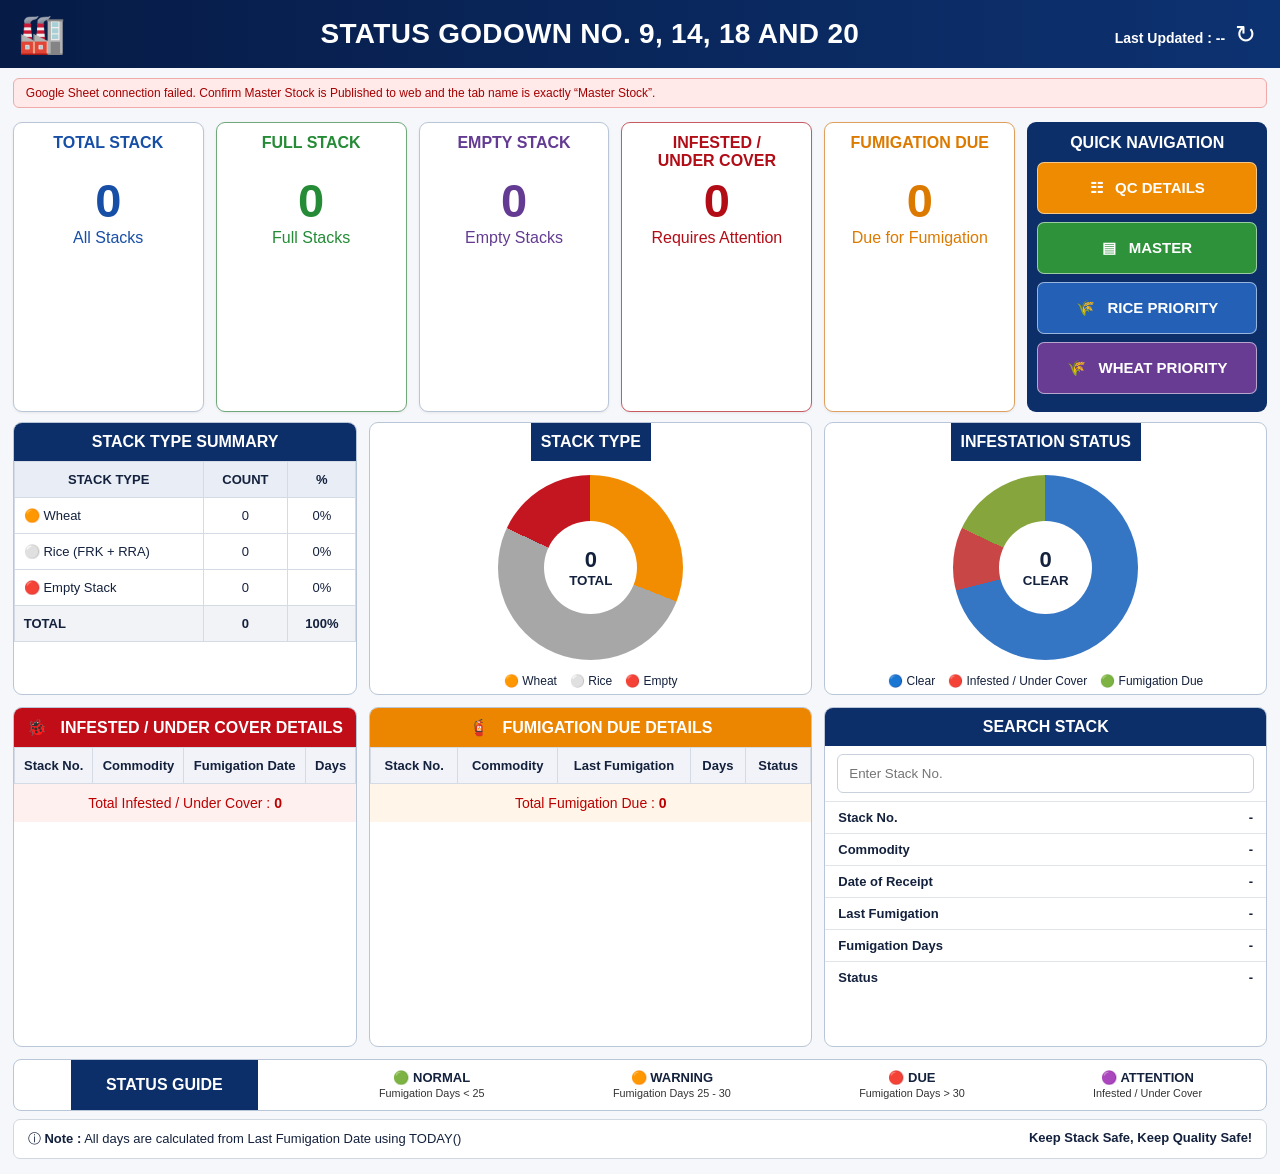
<file: Warehouse_QC_FINAL_SINGLE_LIVE_FIXED.html>
<!doctype html>
<html lang="en">
<head>
<meta charset="utf-8">
<meta name="viewport" content="width=device-width,initial-scale=1">
<title>Status Godown No. 9, 14, 18 and 20</title>
<style>
*{box-sizing:border-box}body{margin:0;background:#f5f7fa;color:#14213d;font-family:Arial,Helvetica,sans-serif}.topbar{height:68px;background:linear-gradient(90deg,#061b46,#0d3271);color:#fff;display:flex;align-items:center;padding:8px 18px;gap:18px}.logo{font-size:38px}.headtitle{font-weight:800;font-size:28px;flex:1;text-align:center;letter-spacing:.3px}.updated{font-weight:700;font-size:14px;white-space:nowrap}.updated button{background:none;border:0;color:white;font-size:25px;cursor:pointer}.connection{margin:10px 1%;padding:7px 12px;background:#e9f7ed;border:1px solid #b7ddc1;border-radius:6px;font-size:12px}.connection.error{background:#ffe9e9;color:#a40000;border-color:#efaaaa}.top-grid{display:grid;grid-template-columns:repeat(5,1fr) 240px;gap:12px;padding:4px 1% 10px}.metric{background:white;border:1px solid #b9c6d8;border-radius:9px;text-align:center;padding:11px 6px;min-height:137px;box-shadow:0 1px 3px #0001}.metric .label{font-weight:800;font-size:16px;min-height:38px}.metric .big{font-size:47px;font-weight:800;line-height:1.05;margin:4px}.metric.blue{color:#174ea6}.metric.green{color:#258b36;border-color:#70a879}.metric.purple{color:#643b92}.metric.red{color:#b20d17;border-color:#c85b62}.metric.orange{color:#dc7a00;border-color:#e0a05d}.quick{background:#0d2f69;border-radius:9px;padding:10px;color:#fff}.quick h3{text-align:center;margin:2px 0 10px;font-size:16px}.q{display:block;color:white;text-decoration:none;font-weight:800;text-align:center;border-radius:7px;padding:16px 6px;margin:8px 0;border:1px solid #fff8;font-size:15px}.qc{background:#ef8b00}.master{background:#2d923a}.rice{background:#2360b6}.wheat{background:#693c93}.middle-grid,.details-grid{display:grid;grid-template-columns:1.05fr 1.35fr 1.35fr;gap:12px;padding:0 1% 12px}.panel,.detail,.searchbox{background:white;border:1px solid #b9c6d8;border-radius:9px;overflow:hidden;min-height:270px}.panel h2,.detail h2,.searchbox h2{margin:0;background:#0d2f69;color:#fff;padding:10px;text-align:center;font-size:16px}.summary table,.detail table{width:100%;border-collapse:collapse}.summary th,.summary td,.detail th,.detail td{padding:10px 9px;border:1px solid #d5dbe4;font-size:13px}.summary th{background:#e9eef6}.summary td:nth-child(2),.summary td:nth-child(3){text-align:center}.totalrow{font-weight:800;background:#f1f3f6}.donut{display:flex;flex-direction:column;align-items:center}.donut-chart{width:185px;height:185px;border-radius:50%;margin:14px 0 8px;background:conic-gradient(#f28c00 0 31%,#a7a7a7 31% 82%,#c41620 82% 100%);display:grid;place-items:center}.donut-chart>div{width:93px;height:93px;border-radius:50%;background:white;display:flex;flex-direction:column;align-items:center;justify-content:center}.donut-chart b{font-size:22px}.donut-chart small{font-weight:800}.statusdonut{background:conic-gradient(#3475c4 0 71%,#c94646 71% 82%,#86a63d 82% 100%)}.legend{display:flex;gap:13px;font-size:12px;flex-wrap:wrap;justify-content:center;padding:6px}.details-grid{align-items:stretch}.detail{min-height:340px}.redpanel h2{background:#c10d18}.orangepanel h2{background:#ec8500}.tablewrap{overflow:auto;max-height:260px}.detail th{background:#f1f3f8}.detail footer{text-align:center;padding:11px;background:#fff0f0;color:#b00;font-size:14px}.orangepanel footer{background:#fff5e8}.searchbox{padding-bottom:5px}.searchbox h2{margin-bottom:8px}.searchbox input{margin:0 12px 8px;width:calc(100% - 24px);padding:11px;border:1px solid #c9d1dc;border-radius:6px}.result{display:flex;justify-content:space-between;padding:8px 13px;border-top:1px solid #e1e5ea;font-size:13px}.result span{font-weight:700}.guide{margin:0 1% 8px;background:white;border:1px solid #b9c6d8;border-radius:8px;display:flex;align-items:center;justify-content:space-around;text-align:center;overflow:hidden}.guide>strong{background:#0d2f69;color:white;padding:16px 35px}.guide span{font-weight:800;font-size:13px;padding:7px}.guide small{font-weight:400;color:#333}.note{margin:0 1% 15px;padding:10px 14px;font-size:13px;background:white;border:1px solid #d2d8e0;border-radius:7px}.note b:last-child{float:right}@media(max-width:1100px){.top-grid{grid-template-columns:repeat(3,1fr)}.quick{grid-column:span 3}.middle-grid,.details-grid{grid-template-columns:1fr 1fr}.searchbox{grid-column:span 2}}@media(max-width:650px){.headtitle{font-size:17px}.updated{font-size:11px}.topbar{height:auto}.top-grid,.middle-grid,.details-grid{grid-template-columns:1fr}.quick,.searchbox{grid-column:auto}.guide{flex-wrap:wrap}.guide>strong{width:100%}.note b:last-child{float:none;display:block;margin-top:8px}}
</style>
</head>
<body>
<header class="topbar">
  <div class="logo">🏭</div>
  <div class="headtitle">STATUS GODOWN NO. 9, 14, 18 AND 20</div>
  <div class="updated">Last Updated : <span id="updated">--</span> <button onclick="loadData()" title="Refresh">↻</button></div>
</header>

<main>
  <div id="connection" class="connection">Connecting to Google Sheet…</div>

  <section class="top-grid">
    <div class="metric blue"><div class="label">TOTAL STACK</div><div class="big" id="total">0</div><div>All Stacks</div></div>
    <div class="metric green"><div class="label">FULL STACK</div><div class="big" id="full">0</div><div>Full Stacks</div></div>
    <div class="metric purple"><div class="label">EMPTY STACK</div><div class="big" id="empty">0</div><div>Empty Stacks</div></div>
    <div class="metric red"><div class="label">INFESTED /<br>UNDER COVER</div><div class="big" id="attention">0</div><div>Requires Attention</div></div>
    <div class="metric orange"><div class="label">FUMIGATION DUE</div><div class="big" id="fumDue">0</div><div>Due for Fumigation</div></div>

    <aside class="quick">
      <h3>QUICK NAVIGATION</h3>
      <a id="qcLink" target="_blank" class="q qc">☷ &nbsp; QC DETAILS</a>
      <a id="masterLink" target="_blank" class="q master">▤ &nbsp; MASTER</a>
      <a id="riceLink" target="_blank" class="q rice">🌾 &nbsp; RICE PRIORITY</a>
      <a id="wheatLink" target="_blank" class="q wheat">🌾 &nbsp; WHEAT PRIORITY</a>
    </aside>
  </section>

  <section class="middle-grid">
    <div class="summary panel">
      <h2>STACK TYPE SUMMARY</h2>
      <table><thead><tr><th>STACK TYPE</th><th>COUNT</th><th>%</th></tr></thead>
      <tbody>
        <tr><td>🟠 Wheat</td><td id="wheatCount">0</td><td id="wheatPct">0%</td></tr>
        <tr><td>⚪ Rice (FRK + RRA)</td><td id="riceCount">0</td><td id="ricePct">0%</td></tr>
        <tr><td>🔴 Empty Stack</td><td id="emptyCount">0</td><td id="emptyPct">0%</td></tr>
        <tr class="totalrow"><td>TOTAL</td><td id="sumCount">0</td><td>100%</td></tr>
      </tbody></table>
    </div>

    <div class="donut panel"><h2>STACK TYPE</h2><div class="donut-chart" id="stackDonut"><div><b id="donutTotal">0</b><small>TOTAL</small></div></div><div class="legend"><span>🟠 Wheat</span><span>⚪ Rice</span><span>🔴 Empty</span></div></div>

    <div class="donut panel"><h2>INFESTATION STATUS</h2><div class="donut-chart statusdonut" id="statusDonut"><div><b id="clearCount">0</b><small>CLEAR</small></div></div><div class="legend"><span>🔵 Clear</span><span>🔴 Infested / Under Cover</span><span>🟢 Fumigation Due</span></div></div>
  </section>

  <section class="details-grid">
    <div class="detail redpanel">
      <h2>🐞 &nbsp; INFESTED / UNDER COVER DETAILS</h2>
      <div class="tablewrap"><table><thead><tr><th>Stack No.</th><th>Commodity</th><th>Fumigation Date</th><th>Days</th></tr></thead><tbody id="attentionBody"></tbody></table></div>
      <footer>Total Infested / Under Cover : <b id="attentionTotal">0</b></footer>
    </div>

    <div class="detail orangepanel">
      <h2>🧯 &nbsp; FUMIGATION DUE DETAILS</h2>
      <div class="tablewrap"><table><thead><tr><th>Stack No.</th><th>Commodity</th><th>Last Fumigation</th><th>Days</th><th>Status</th></tr></thead><tbody id="dueBody"></tbody></table></div>
      <footer>Total Fumigation Due : <b id="dueTotal">0</b></footer>
    </div>

    <aside class="searchbox">
      <h2>SEARCH STACK</h2>
      <input id="search" placeholder="Enter Stack No.">
      <div class="result"><b>Stack No.</b><span id="sStack">-</span></div>
      <div class="result"><b>Commodity</b><span id="sCommodity">-</span></div>
      <div class="result"><b>Date of Receipt</b><span id="sReceipt">-</span></div>
      <div class="result"><b>Last Fumigation</b><span id="sLast">-</span></div>
      <div class="result"><b>Fumigation Days</b><span id="sDays">-</span></div>
      <div class="result"><b>Status</b><span id="sStatus">-</span></div>
    </aside>
  </section>

  <section class="guide"><strong>STATUS GUIDE</strong><span>🟢 NORMAL<br><small>Fumigation Days &lt; 25</small></span><span>🟠 WARNING<br><small>Fumigation Days 25 - 30</small></span><span>🔴 DUE<br><small>Fumigation Days &gt; 30</small></span><span>🟣 ATTENTION<br><small>Infested / Under Cover</small></span></section>
  <div class="note">ⓘ <b>Note :</b> All days are calculated from Last Fumigation Date using TODAY() &nbsp;&nbsp;&nbsp; <b>Keep Stack Safe, Keep Quality Safe!</b></div>
</main>
<script>
const SHEET_ID="1igJ0rzEp3txMDdhjwjrMB5V9BkJcyjt74g1xWh3YSHo";
const SHEET_NAME="Master Stock";
const REFRESH_MS=30000;
const masterUrl=`https://docs.google.com/spreadsheets/d/${SHEET_ID}/edit`;
document.getElementById("masterLink").href=masterUrl;
document.getElementById("qcLink").href=masterUrl;
document.getElementById("riceLink").href=masterUrl;
document.getElementById("wheatLink").href=masterUrl;
let data=[],headers=[];
const n=x=>String(x??"").toLowerCase().replace(/[^a-z0-9]+/g," ").trim();
function find(names){const H=headers.map(n);for(const x of names){const i=H.indexOf(n(x));if(i>=0)return i}for(const x of names){const i=H.findIndex(h=>h.includes(n(x)));if(i>=0)return i}return -1}
function val(r,i){return i>=0?String(r[i]??"").trim():""}
function parseDate(v){if(!v)return null;if(/^\d{1,2}\.\d{1,2}\.\d{2,4}$/.test(v)){let [d,m,y]=v.split(".").map(Number);if(y<100)y+=2000;return new Date(y,m-1,d)}const d=new Date(v);return isNaN(d)?null:d}
function days(v){const d=parseDate(v);return d?Math.max(0,Math.floor((Date.now()-d.getTime())/86400000)):""}
function loadJSONP(){return new Promise((resolve,reject)=>{const cb="googleSheetCallback_"+Date.now();const s=document.createElement("script");let done=false;const cleanup=()=>{try{delete window[cb]}catch(e){window[cb]=undefined}s.remove()};const timer=setTimeout(()=>{if(!done){done=true;cleanup();reject(Error("timeout"))}},12000);window[cb]=obj=>{if(done)return;done=true;clearTimeout(timer);cleanup();resolve(obj)};s.onerror=()=>{if(!done){done=true;clearTimeout(timer);cleanup();reject(Error("request failed"))}};s.src=`https://docs.google.com/spreadsheets/d/${SHEET_ID}/gviz/tq?sheet=${encodeURIComponent(SHEET_NAME)}&tqx=out:json;responseHandler:${cb}&tq=${encodeURIComponent("select *")}&_=${Date.now()}`;document.head.appendChild(s)})}
function makeRecords(j){headers=(j.table?.cols||[]).map(c=>c.label||c.id||"");const rows=(j.table?.rows||[]).map(x=>(x.c||[]).map(c=>c?(c.f??c.v??""):""));const ix={shed:find(["Shed No.","Shed"]),stack:find(["Stack No.","Stack"]),comm:find(["Commodity / Crop Year","Commodity","Crop Year"]),receipt:find(["Receipt Date","RDate of receipt","Date of Receipt"]),status:find(["Status","QC Status"]),fum:find(["Fumigation Date"]),last:find(["Last Fumigation Date","Last Fumigation"]),remarks:find(["QC Remarks","Remarks"]),cover:find(["UnderCover_Flag"]),due:find(["DegassingDue_Flag"])};return rows.filter(r=>r.some(x=>String(x).trim()!=="")).map(r=>{const st=val(r,ix.status),rm=val(r,ix.remarks),last=val(r,ix.last)||val(r,ix.fum),dy=days(last);const cover=/under\s*cover|cover/.test(n(st))||/under\s*cover|cover/.test(n(val(r,ix.cover)));const inf=/infest/.test(n(st))||/infest/.test(n(rm));const due=/due|yes|true/.test(n(val(r,ix.due)))||/due/.test(n(st))||(dy!==""&&dy>30);const empty=/empty/.test(n(st))||/empty/.test(n(rm));return{shed:val(r,ix.shed),stack:val(r,ix.stack),comm:val(r,ix.comm),receipt:val(r,ix.receipt),status:st,fum:val(r,ix.fum),last,days:dy,remarks:rm,cover,inf,due,empty}})}
async function loadData(){const box=document.getElementById("connection");box.textContent="Connecting to Google Sheet…";try{const json=await loadJSONP();if(json.status==="error")throw Error((json.errors&&json.errors[0]&&json.errors[0].message)||"Google Sheet error");data=makeRecords(json);const now=new Date();document.getElementById("updated").textContent=now.toLocaleDateString("en-GB",{day:"2-digit",month:"2-digit",year:"2-digit"})+" | "+now.toLocaleTimeString("en-IN",{hour:"2-digit",minute:"2-digit"});box.textContent=`● LIVE — Master Stock connected • ${data.length} rows`;box.className="connection";render()}catch(e){box.textContent="Google Sheet connection failed. Confirm Master Stock is Published to web and the tab name is exactly “Master Stock”.";box.className="connection error";console.error(e)}}
function esc(x){return String(x??"").replaceAll("&","&amp;").replaceAll("<","&lt;").replaceAll(">","&gt;")}
function pct(x,t){return t?((x/t)*100).toFixed(2)+"%":"0%"}
function render(){const total=data.length,empty=data.filter(x=>x.empty||(!x.comm&&!x.stack)).length,wheat=data.filter(x=>/wheat/.test(n(x.comm))).length,rice=data.filter(x=>/rice|frk|rra/.test(n(x.comm))&&!/wheat/.test(n(x.comm))).length,att=data.filter(x=>x.inf||x.cover),due=data.filter(x=>x.due&&!x.inf&&!x.cover),full=Math.max(0,total-empty);document.getElementById("total").textContent=total;document.getElementById("full").textContent=full;document.getElementById("empty").textContent=empty;document.getElementById("attention").textContent=att.length;document.getElementById("fumDue").textContent=due.length;document.getElementById("wheatCount").textContent=wheat;document.getElementById("riceCount").textContent=rice;document.getElementById("emptyCount").textContent=empty;document.getElementById("wheatPct").textContent=pct(wheat,total);document.getElementById("ricePct").textContent=pct(rice,total);document.getElementById("emptyPct").textContent=pct(empty,total);document.getElementById("sumCount").textContent=total;document.getElementById("donutTotal").textContent=total;document.getElementById("clearCount").textContent=Math.max(0,total-att.length-due.length);document.getElementById("attentionTotal").textContent=att.length;document.getElementById("dueTotal").textContent=due.length;document.getElementById("attentionBody").innerHTML=att.length?att.map(x=>`<tr><td>${esc(x.stack)}</td><td>${esc(x.comm)}</td><td>${esc(x.fum)}</td><td>${esc(x.days)}</td></tr>`).join(""):`<tr><td colspan="4">No stacks found</td></tr>`;document.getElementById("dueBody").innerHTML=due.length?due.map(x=>`<tr><td>${esc(x.stack)}</td><td>${esc(x.comm)}</td><td>${esc(x.last)}</td><td>${esc(x.days)}</td><td><b>DUE (&gt;30 Days)</b></td></tr>`).join(""):`<tr><td colspan="5">No stacks found</td></tr>`}
document.getElementById("search").addEventListener("input",function(){const q=n(this.value),x=data.find(r=>n(r.stack)===q||n(r.stack).includes(q));["sStack","sCommodity","sReceipt","sLast","sDays","sStatus"].forEach((id,i)=>document.getElementById(id).textContent=x?[x.stack,x.comm,x.receipt,x.last,x.days,x.status][i]||"-":"-")});loadData();setInterval(loadData,REFRESH_MS);

</script>
</body>
</html>
</file>
<file: style.css>
*{box-sizing:border-box}body{margin:0;font-family:Arial,sans-serif;background:#f4f6f8;color:#1f2937}header{background:#17365d;color:#fff;padding:20px 28px;display:flex;justify-content:space-between;align-items:center;gap:20px}h1{margin:0;font-size:25px}header p{margin:5px 0 0;opacity:.85}#dateTime{text-align:right;white-space:nowrap}main{max-width:1250px;margin:25px auto;padding:0 18px}.cards{display:grid;grid-template-columns:repeat(5,1fr);gap:14px;margin-bottom:22px}.card{background:#fff;border-radius:10px;padding:20px;box-shadow:0 2px 8px #00000012;border-left:5px solid #17365d}.card.warning{border-left-color:#d97706}.card.danger{border-left-color:#dc2626}.card span{display:block;font-size:14px;color:#6b7280}.card strong{display:block;font-size:30px;margin-top:8px}.panel{background:#fff;border-radius:10px;box-shadow:0 2px 8px #00000012;overflow:hidden}.panel-head{padding:18px 20px;display:flex;justify-content:space-between;align-items:center;gap:15px;border-bottom:1px solid #e5e7eb}.panel-head h2{margin:0;font-size:19px}input{padding:10px 12px;border:1px solid #cbd5e1;border-radius:7px;min-width:260px}.table-wrap{overflow-x:auto}table{width:100%;border-collapse:collapse}th,td{padding:12px 14px;text-align:left;border-bottom:1px solid #edf0f3;font-size:14px}th{background:#eef3f8;color:#17365d}.status{font-weight:700}.normal{color:#15803d}.cover{color:#b45309}.due,.infested{color:#dc2626}@media(max-width:900px){.cards{grid-template-columns:repeat(2,1fr)}header{align-items:flex-start;flex-direction:column}#dateTime{text-align:left}}@media(max-width:550px){.cards{grid-template-columns:1fr}.panel-head{align-items:flex-start;flex-direction:column}input{width:100%;min-width:0}}
</file>
